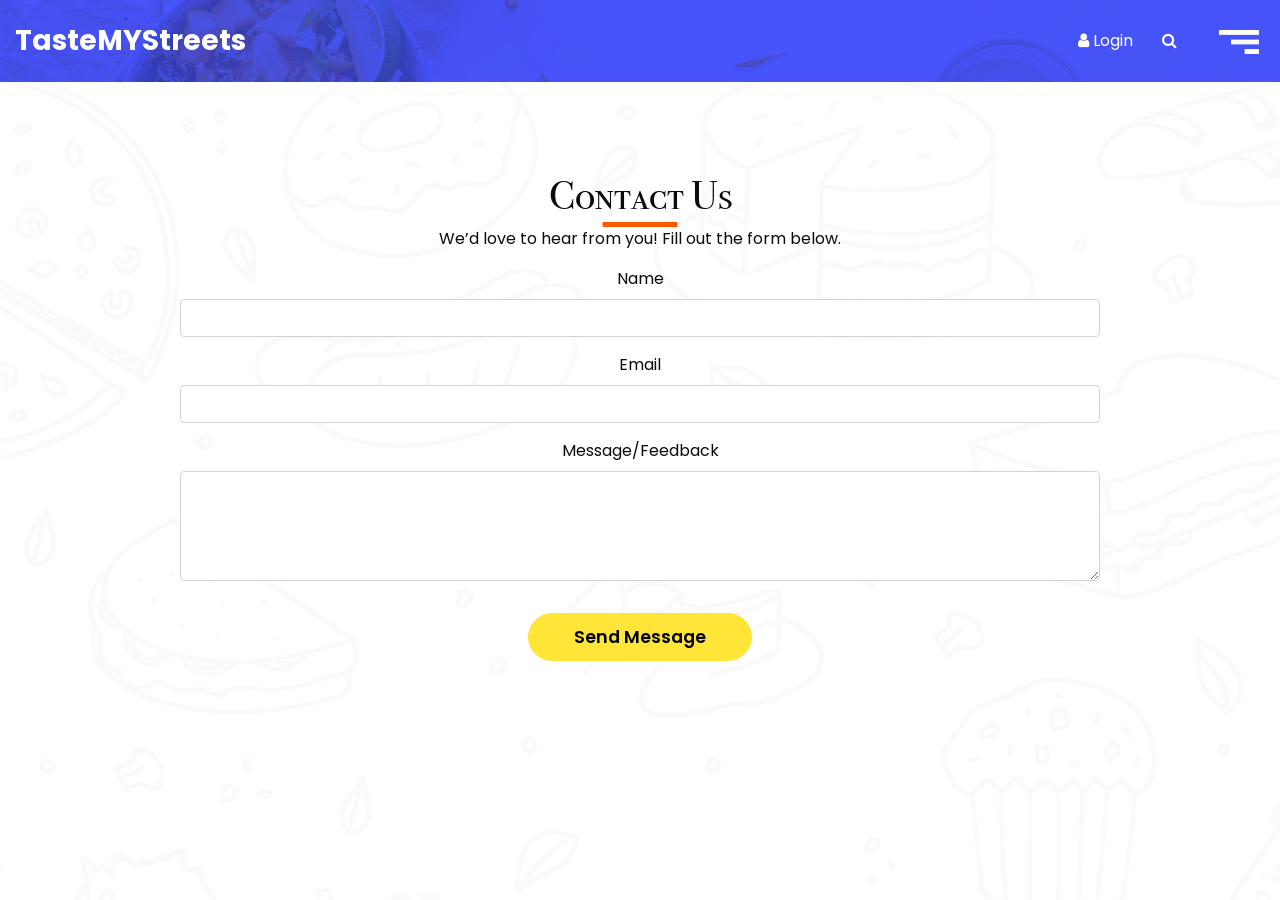
<file: contact.html>
<!DOCTYPE html>
<html>
<head>
  <meta charset="utf-8" />
  <meta http-equiv="X-UA-Compatible" content="IE=edge" />
  <meta name="viewport" content="width=device-width, initial-scale=1, shrink-to-fit=no" />
  <title>Contact Us</title>
  <link rel="stylesheet" type="text/css" href="css/bootstrap.css" />
  <link href="https://fonts.googleapis.com/css?family=Poppins:400,600,700&display=swap" rel="stylesheet">
  <link href="css/font-awesome.min.css" rel="stylesheet" />
  <link href="css/style.css" rel="stylesheet" />
  <link href="css/responsive.css" rel="stylesheet" />
</head>
<body class="sub_page">
  <div class="hero_area">
    <header class="header_section">
      <div class="container-fluid">
        <nav class="navbar navbar-expand-lg custom_nav-container">
          <a class="navbar-brand" href="index.html"><span>TasteMYStreets</span></a>

          <div>
            <!-- Auth UI: same on every page -->
             <div class="User_option d-flex align-items-center">
              <!-- Welcome (hidden by default) -->
               <div id="welcomeText" class="mr-3" style="display:none;">
                Welcome, <strong id="who"></strong>
              </div>

              <!-- Login (hidden by default; shown when logged out) -->
               <a id="loginLink" href="login.html" style="display:none;">
                <i class="fa fa-user" aria-hidden="true"></i>
                <span>Login</span>
              </a>

              <!-- Logout (hidden by default; shown when logged in) -->
               <button id="logoutBtn" class="btn btn-sm btn-outline-light ml-2" style="display:none;">
                Logout
              </button>

              <!-- (optional) search, keep or remove as you like -->
               <form class="form-inline ml-3 d-none d-lg-flex">
                <input type="search" placeholder="Search" />
                <button class="btn nav_search-btn" type="submit">
                  <i class="fa fa-search" aria-hidden="true"></i>
                </button>
              </form>
            </div>

            <!-- Menu (unchanged, but add auth-link to protected pages) -->
             <div class="custom_menu-btn">
              <button onclick="openNav()">
                <img src="images/menu.png" alt="">
              </button>
            </div>
            
            <div id="myNav" class="overlay">
              <div class="overlay-content">
                <a href="index.html">Home</a>
                <a href="discover.html" class="auth-link">Discover Street food</a>
                <a href="rank.html">Top 10 street food spots</a>
                <a href="quiz.html" class="auth-link">Quiz</a>
                <a href="about.html">About</a>
                <a href="contact.html">Contact Us Page</a>
              </div>
            </div>
          </div>
        </nav>
      </div>
    </header>
  </div>

  <section class="about_section layout_padding">
    <div class="container">
      <div class="col-md-11 col-lg-10 mx-auto">
        <div class="heading_container heading_center">
          <h2>Contact Us</h2>
          <p>We’d love to hear from you! Fill out the form below.</p>
        </div>
        <div class="box">
          <div class="detail-box">
            <form id="contactForm" autocomplete="off">
              <div class="form-group">
                <label for="contactName">Name</label>
                <input type="text" class="form-control" id="contactName" name="name" required>
              </div>
              <div class="form-group">
                <label for="contactEmail">Email</label>
                <input type="email" class="form-control" id="contactEmail" name="email" required pattern="[^@\s]+@[^@\s]+\.[^@\s]+">
              </div>
              <div class="form-group">
                <label for="contactMessage">Message/Feedback</label>
                <textarea class="form-control" id="contactMessage" name="message" rows="4" required></textarea>
              </div>
              <button type="submit" class="btn-box discover-btn" style="margin-top:16px;">Send Message</button>
            </form>
          </div>
        </div>
      </div>
    </div>
  </section>

  <!-- Scripts -->
  <script src="js/jquery-3.4.1.min.js"></script>
  <script src="js/bootstrap.js"></script>
  <script src="js/custom.js"></script>
  <script>
    // Local Storage Integration for Contact Form
    const form = document.getElementById('contactForm');
    const nameInput = document.getElementById('contactName');
    const emailInput = document.getElementById('contactEmail');
    const messageInput = document.getElementById('contactMessage');

    window.addEventListener('DOMContentLoaded', () => {
      nameInput.value = localStorage.getItem('contact_name') || '';
      emailInput.value = localStorage.getItem('contact_email') || '';
      messageInput.value = localStorage.getItem('contact_message') || '';
    });

    [nameInput, emailInput, messageInput].forEach(input => {
      input.addEventListener('input', () => {
        localStorage.setItem('contact_name', nameInput.value);
        localStorage.setItem('contact_email', emailInput.value);
        localStorage.setItem('contact_message', messageInput.value);
      });
    });

    form.addEventListener('submit', function(e) {
      e.preventDefault();
      alert('Thank you for your message!');
      localStorage.removeItem('contact_name');
      localStorage.removeItem('contact_email');
      localStorage.removeItem('contact_message');
      form.reset();
    });
  </script>
  <script src="js/script.js" defer></script>
</body>
</html>
</file>
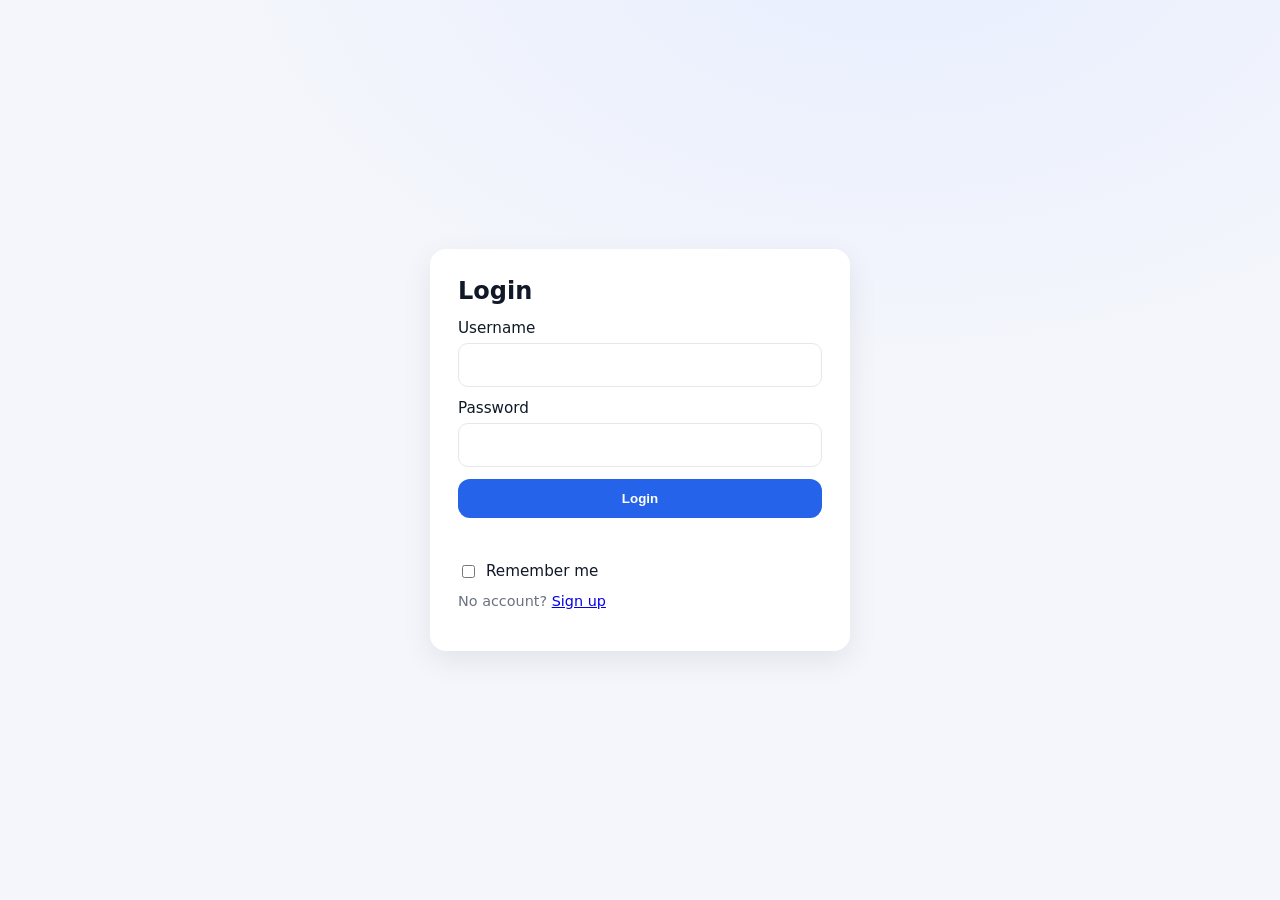
<file: login.html>
<!DOCTYPE html>
<html lang="en">
<head>
  <meta charset="UTF-8" />
  <meta name="viewport" content="width=device-width, initial-scale=1" />
  <title>Login</title>
  <link href="css/style1.css" rel="stylesheet" />
</head>
<body>
  <main class="page">
    <section class="card" aria-labelledby="loginTitle">
      <h1 class="title" id="loginTitle">Login</h1>

      <form id="loginForm" novalidate>
        <label class="field">
          <span>Username</span>
          <input id="loginUsername" name="username" type="text" required />
        </label>

        <label class="field">
          <span>Password</span>
          <input id="loginPassword" name="password" type="password" required />
        </label>

        <button type="submit" class="btn primary">Login</button>
        <p id="loginError" class="error" aria-live="polite"></p>

        <label class="field checkbox" style="display:flex; align-items:center; gap:.5rem;">
          <input id="rememberMe" type="checkbox" />
          <span>Remember me</span>
        </label>

      </form>

       <p class="hint">No account? <a href="./signup.html">Sign up</a></p>
    </section>
  </main>

  <script src="js/script.js" defer></script>
</body>
</html>
</file>
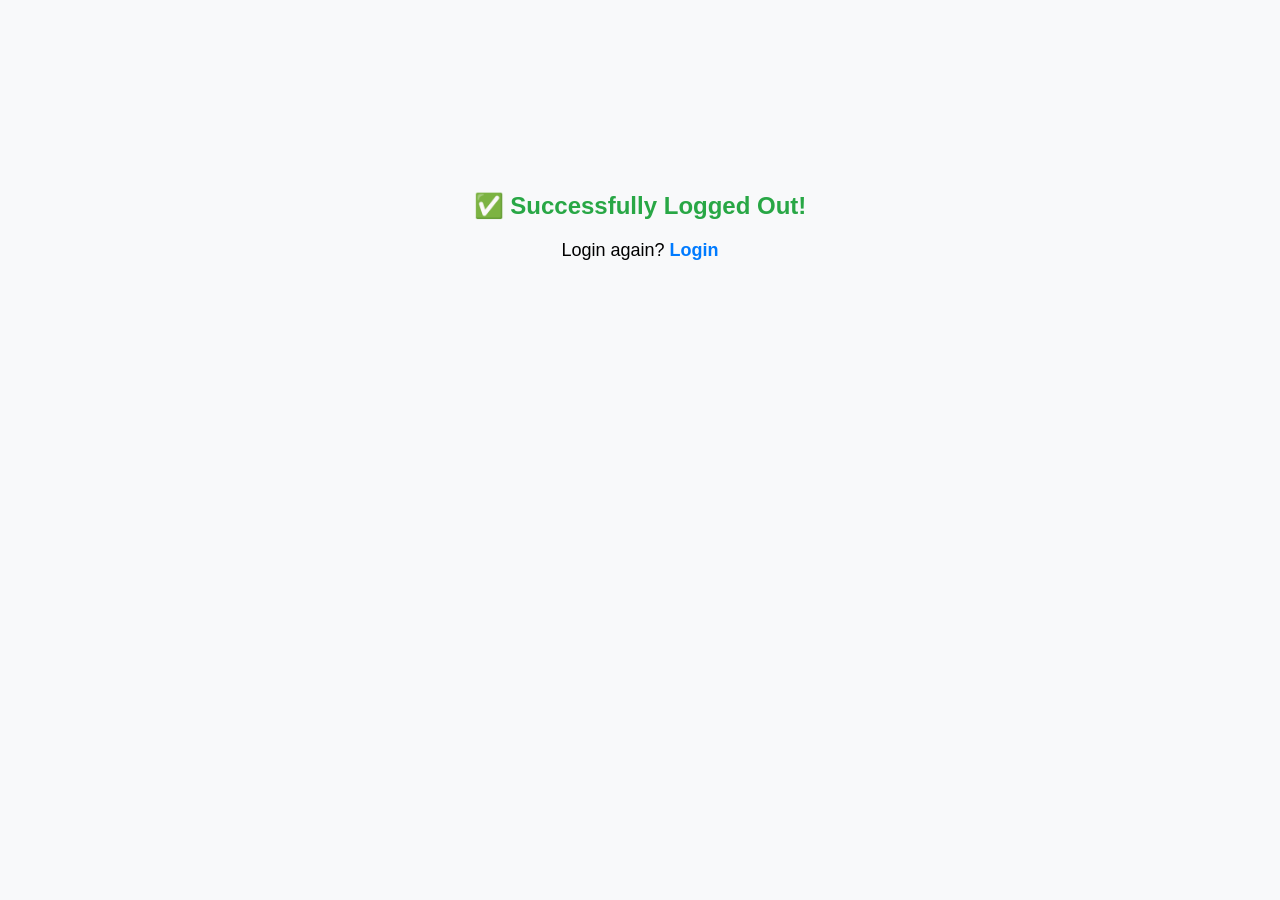
<file: logout.html>
<!DOCTYPE html>
<html lang="en">
<head>
  <meta charset="UTF-8">
  <meta name="viewport" content="width=device-width, initial-scale=1.0">
  <title>Logout</title>
  <style>
    body {
      font-family: Arial, sans-serif;
      text-align: center;
      margin-top: 15%;
      background-color: #f8f9fa;
    }
    h2 {
      color: #28a745;
    }
    p {
      margin-top: 10px;
      font-size: 18px;
    }
    a {
      color: #007bff;
      text-decoration: none;
      font-weight: bold;
    }
    a:hover {
      text-decoration: underline;
    }
  </style>
</head>
<body>
  <h2>✅ Successfully Logged Out!</h2>
  <p>Login again? <a href="login.html">Login</a></p>
</body>
</html>
</file>
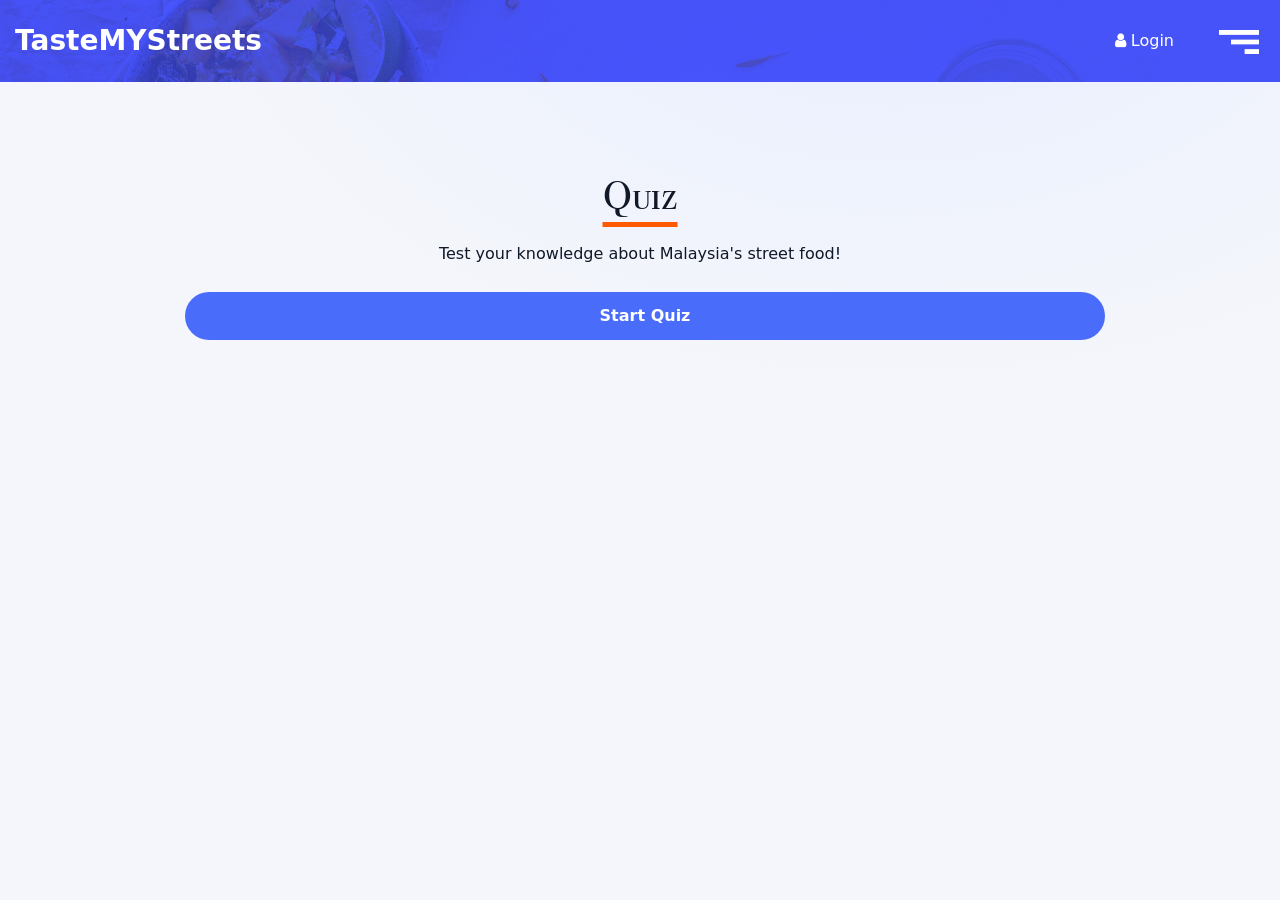
<file: quiz.html>
<!DOCTYPE html>
<html>
<head>
  <meta charset="utf-8" />
  <meta http-equiv="X-UA-Compatible" content="IE=edge" />
  <meta name="viewport" content="width=device-width, initial-scale=1, shrink-to-fit=no" />
  <title>Quiz</title>
  <link rel="stylesheet" type="text/css" href="css/bootstrap.css" />
  <link href="https://fonts.googleapis.com/css?family=Poppins:400,600,700&display=swap" rel="stylesheet">
  <link href="css/font-awesome.min.css" rel="stylesheet" />
  <link href="css/style.css" rel="stylesheet" />
  <link href="css/style1.css" rel="stylesheet" />
  <link href="css/quiz.css" rel="stylesheet"/>
  <link href="css/responsive.css" rel="stylesheet" />

  <style>
  .overlay { height:0; width:100%; transition:.5s; }
  .overlay.menu_width { height:100%; }
  #myNav .closebtn{position:absolute;top:20px;right:45px;font-size:60px;color:#fff;text-decoration:none}
  </style>
</head>
<body class="sub_page">
  <div class="hero_area">
    <header class="header_section">
  <div class="container-fluid">
    <nav class="navbar navbar-expand-lg custom_nav-container">
      <a class="navbar-brand" href="index.html">
        <span>TasteMYStreets</span>
      </a>

      <div>
        <!-- AUTH UI -->
        <div class="User_option d-flex align-items-center gap-3">
          <!-- Welcome (when logged in) -->
          <div id="welcomeText" class="mr-3" style="display:none;">
            Welcome, <strong id="who"></strong>
          </div>

          <!-- Login (when logged out) -->
          <a id="loginLink" href="login.html" style="display:none;">
            <i class="fa fa-user" aria-hidden="true"></i>
            <span>Login</span>
          </a>

          <!-- Logout (when logged in) -->
          <button id="logoutBtn" class="btn btn-sm btn-outline-light" style="display:none;">
            Logout
          </button>

          <!-- search (your global CSS turns this into the rounded icon) -->
          <form class="form-inline ml-3">
                <!-- search removed -->
          </form>
        </div>

        <!-- MENU BUTTON -->
        <div class="custom_menu-btn">
          <button onclick="openNav()">
            <img src="images/menu.png" alt="">
          </button>
        </div>

        <!-- OVERLAY MENU -->
        <div id="myNav" class="overlay">
          <div class="overlay-content">
            <a href="javascript:void(0)" class="closebtn" onclick="closeNav()">&times;</a>

            <a href="index.html">Home</a>
            <a href="discover.html" class="auth-link">Discover Street food</a>
            <a href="rank.html">Top 10 street food spots</a>
            <a href="quiz.html" class="auth-link">Quiz</a>
            <a href="about.html">About</a>
            <a href="contact.html">Contact Us Page</a>
          </div>
        </div>
      </div>
    </nav>
  </div>
</header>

  </div>
  <section class="about_section layout_padding">
    <div class="container">
      <div class="col-md-11 col-lg-10 mx-auto">
        <div class="heading_container heading_center">
          <h2>Quiz</h2>
        </div>
        <div class="box">
          <div class="detail-box">
            <p>Test your knowledge about Malaysia's street food!</p>
            <button id="start-btn" class="btn">Start Quiz</button>
          </div>
        </div>      
        <div id="quiz-screen" class="screen">
          <div class="quiz-container">
            <div class="quiz-info">
                <span id="question-number">Question 1/5</span>
                <span id="score">Score: 0</span>
            </div>
            <div class="progress-bar">
                <div id="progress" class="progress"></div>
            </div>            
            <h2 id="question-text">Question text goes here</h2>
            <div id="options-container"></div>            
              <div style="text-align: center; margin-top: 20px;">
                <button id="next-btn" class="btn">Next Question</button>
              </div>        
            <div class="storage-status" id="storage-status">
                Session Storage: No data stored
            </div>
            </div>
            </div>
            <div id="results-screen" class="screen">
            <h2>Quiz Results</h2>
            
            <div class="score-display">
                Your Score: <span id="final-score">0</span>/<span id="total-questions">5</span>
            </div>
            
            <div class="result-summary">
                <p id="result-message">Well done!</p>
                <p>You answered <span id="correct-answers" class="correct">0</span> questions correctly and <span id="incorrect-answers" class="incorrect">0</span> questions incorrectly.</p>
            </div>
            
            <div style="text-align: center;">
                <button id="restart-btn" class="btn btn-restart">Take Quiz Again</button>
            </div>
      </div>
    </div>
  </section>
  <script>
  function openNav() {
    const nav = document.getElementById('myNav');
    if (!nav) return;
    nav.classList.add('menu_width');
    document.body.style.overflow = 'hidden';
  }
  function closeNav() {
    const nav = document.getElementById('myNav');
    if (!nav) return;
    nav.classList.remove('menu_width');
    document.body.style.overflow = '';
  }
  document.addEventListener('DOMContentLoaded', () => {
    document.querySelectorAll('#myNav .overlay-content a:not(.closebtn)')
    .forEach(a => a.addEventListener('click', closeNav));
  });
  </script>

  <script>
  // === Same login logic as index.html (sessionStorage/localStorage 'username') ===
  (function () {
    const welcomeText = document.getElementById("welcomeText");
    const who         = document.getElementById("who");
    const loginLink   = document.getElementById("loginLink");
    const logoutBtn   = document.getElementById("logoutBtn");

    function currentUser() {
      return sessionStorage.getItem("username") || localStorage.getItem("username");
    }

    function renderAuthUI() {
      const user = currentUser();
      if (user) {
        if (who) who.textContent = user;
        if (welcomeText) welcomeText.style.display = "inline-block";
        if (logoutBtn) logoutBtn.style.display = "inline-block";
        if (loginLink) loginLink.style.display = "none";
      } else {
        if (welcomeText) welcomeText.style.display = "none";
        if (logoutBtn) logoutBtn.style.display = "none";
        if (loginLink) loginLink.style.display = "inline-block";
      }
    }

    // Logout (same behavior as index.html)
    if (logoutBtn) {
      logoutBtn.addEventListener("click", function () {
        sessionStorage.removeItem("username");
        localStorage.removeItem("username");
        alert("Successfully logged out!");
        window.location.href = "./logout.html";
      });
    }

    // Gate pages that require auth (links with .auth-link)
    document.querySelectorAll(".auth-link").forEach(a => {
      a.addEventListener("click", (e) => {
        if (!currentUser()) {
          e.preventDefault();
          const target = a.getAttribute("href") || "discover.html";
          sessionStorage.setItem("redirect_after_login", target);
          window.location.href = "./login.html";
        }
      });
    });

    renderAuthUI();
  })();

  // === Menu overlay open/close (same as discover/index) ===
  function openNav() {
    const nav = document.getElementById('myNav');
    if (!nav) return;
    nav.classList.add('menu_width');
    document.body.style.overflow = 'hidden';
  }
  function closeNav() {
    const nav = document.getElementById('myNav');
    if (!nav) return;
    nav.classList.remove('menu_width');
    document.body.style.overflow = '';
  }
  document.addEventListener('DOMContentLoaded', () => {
    document.querySelectorAll('#myNav .overlay-content a:not(.closebtn)')
      .forEach(a => a.addEventListener('click', closeNav));
  });
</script>

</body>
  <!-- jQery -->
  <script src="js/jquery-3.4.1.min.js"></script>
  <!-- bootstrap js -->
  <script src="js/bootstrap.js"></script>
  <!-- custom js -->
  <script src="js/custom.js"></script>
  <!-- quiz js -->
  <script src="js/quiz.js"></script>
</html>
</file>
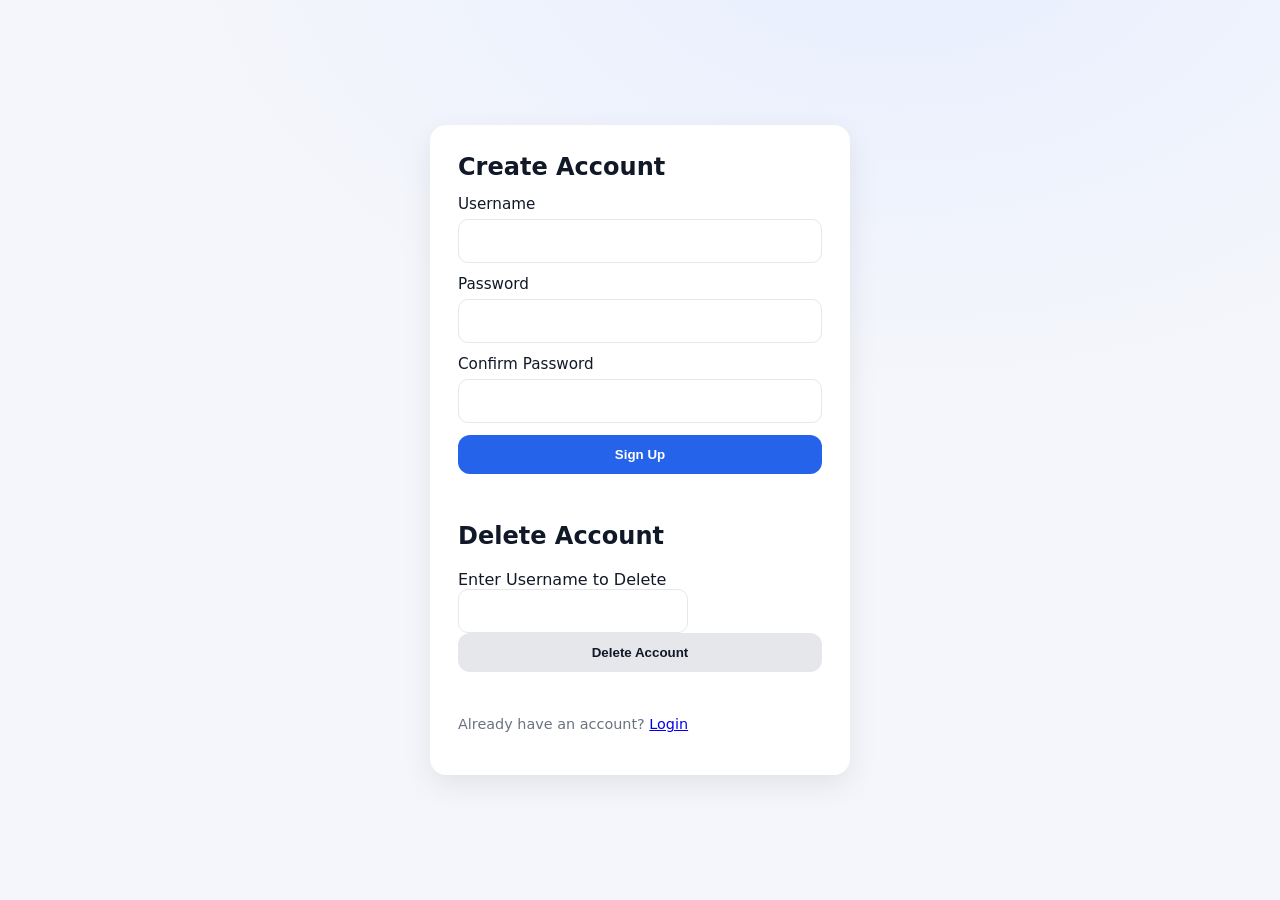
<file: signup.html>
<!DOCTYPE html>
<html lang="en">
<head>
  <meta charset="UTF-8" />
  <meta name="viewport" content="width=device-width, initial-scale=1" />
  <title>Sign Up</title>
  <link href="css/style1.css" rel="stylesheet" />
</head>
<body>
  <main class="page">
    <section class="card" aria-labelledby="signupTitle">
      <h1 class="title" id="signupTitle">Create Account</h1>

      <form id="signupForm" novalidate>
        <label class="field">
          <span>Username</span>
          <input id="suUsername" name="username" type="text" required />
        </label>

        <label class="field">
          <span>Password</span>
          <input id="suPassword" name="password" type="password" required />
        </label>

        <label class="field">
          <span>Confirm Password</span>
          <input id="suConfirm" name="confirm" type="password" required />
        </label>

        <button type="submit" class="btn primary">Sign Up</button>
        <p id="signupError" class="error" aria-live="polite"></p>
      </form>

      <div id="deleteUserSection">
        <h2>Delete Account</h2>
        <label for="deleteUsername">Enter Username to Delete</label>
        <input id="deleteUsername" type="text" />
        <button id="deleteUserBtn" class="btn danger">Delete Account</button>
        <p id="deleteError" class="error"></p>
      </div>

      <p class="hint">Already have an account? <a href="./login.html">Login</a></p>
    </section>
  </main>

  <script src="js/script.js" defer></script>
</body>
</html>
</file>
<file: css/style.css>
/* Match Discover Malaysia's Street Food button to Order Now button */
.discover-btn {
  display: inline-block;
  padding: 10px 45px;
  background-color: #ffe537;
  color: #000000;
  border-radius: 45px;
  transition: all 0.3s;
  border: 1px solid #ffe537;
  outline: none;
  font-size: 1.1rem;
  font-weight: 600;
}
.discover-btn:hover {
  background-color: transparent;
  color: #000;
}
@font-face {
  font-family: "bodoni svtytwo sc itc tt book";
  src: url(../fonts/bodoni-svtytwo-sc-itc-tt-book.ttf);
}

body {
  font-family: "Poppins", sans-serif;
  color: #0c0c0c;
  background-color: #ffffff;
  overflow-x: hidden;
  background-image: url(../images/body-bg.jpg);
  background-size: cover;
}

.layout_padding {
  padding: 90px 0;
}

.layout_padding2 {
  padding: 75px 0;
}

.layout_padding2-top {
  padding-top: 75px;
}

.layout_padding2-bottom {
  padding-bottom: 75px;
}

.layout_padding-top {
  padding-top: 90px;
}

.layout_padding-bottom {
  padding-bottom: 90px;
}

.heading_container {
  display: -webkit-box;
  display: -ms-flexbox;
  display: flex;
  -webkit-box-orient: vertical;
  -webkit-box-direction: normal;
      -ms-flex-direction: column;
          flex-direction: column;
  -webkit-box-align: start;
      -ms-flex-align: start;
          align-items: flex-start;
}

.heading_container h2 {
  font-size: 2.5rem;
  position: relative;
  font-weight: bold;
  margin-bottom: 0;
  font-family: "bodoni svtytwo sc itc tt book", sans-serif;
  font-weight: 400;
  padding-bottom: 7px;
}

.heading_container h2::before {
  content: "";
  position: absolute;
  bottom: 0;
  left: 50%;
  -webkit-transform: translateX(-50%);
          transform: translateX(-50%);
  width: 75px;
  height: 5px;
  background-color: #ff5a00;
}

.heading_container.heading_center {
  -webkit-box-align: center;
      -ms-flex-align: center;
          align-items: center;
  text-align: center;
}

.box-img {
  width: 100%;
}

a,
a:hover,
a:focus {
  text-decoration: none;
}

a:hover,
a:focus {
  color: initial;
}

.btn,
.btn:focus {
  outline: none !important;
  -webkit-box-shadow: none;
          box-shadow: none;
}

/*header section*/
.hero_area {
  position: relative;
  display: -webkit-box;
  display: -ms-flexbox;
  display: flex;
  -webkit-box-orient: vertical;
  -webkit-box-direction: normal;
      -ms-flex-direction: column;
          flex-direction: column;
  background-image: url(../images/hero-bg.jpg);
  background-size: cover;
  background-position: center bottom;
  background-repeat: no-repeat;
}

.sub_page .hero_area {
  background-size: cover;
  background-position: top;
}

.header_section {
  padding: 15px 0;
}

.custom_nav-container {
  -webkit-box-pack: justify;
      -ms-flex-pack: justify;
          justify-content: space-between;
  padding: 0;
}

.navbar-brand {
  margin: 0;
}

.navbar-brand span {
  font-size: 28px;
  font-weight: bold;
  color: #ffffff;
}

.User_option {
  display: -webkit-box;
  display: -ms-flexbox;
  display: flex;
  -webkit-box-align: center;
      -ms-flex-align: center;
          align-items: center;
  margin-left: auto;
  margin-right: 75px;
}

.User_option a {
  color: #ffffff;
  margin-left: 25px;
}

.User_option .form-inline {
  position: relative;
  margin-left: 25px;
}

.User_option .form-inline input {
  display: none;
}

.User_option .form-inline button {
  color: #ffffff;
}

.custom_menu-btn {
  z-index: 9;
  position: absolute;
  right: 0;
  top: 14px;
}

.custom_menu-btn button {
  outline: none;
  border: none;
  background-color: transparent;
  display: -webkit-box;
  display: -ms-flexbox;
  display: flex;
  -webkit-box-align: center;
      -ms-flex-align: center;
          align-items: center;
}

.custom_menu-btn button img {
  width: 40px;
}

.menu_btn-style {
  position: fixed;
  right: 15px;
  top: 29px;
}

.overlay {
  height: 100%;
  width: 0;
  position: fixed;
  z-index: 3;
  top: 0;
  left: 0;
  background-color: black;
  background-color: rgba(72, 85, 254, 0.95);
  overflow-x: hidden;
  -webkit-transition: 0.5s;
  transition: 0.5s;
}

.overlay .closebtn {
  position: absolute;
  top: 0;
  right: 30px;
  font-size: 60px;
}

.overlay a {
  padding: 0px;
  text-decoration: none;
  font-size: 22px;
  color: #ffffff;
  display: block;
  -webkit-transition: 0.3s;
  transition: 0.3s;
  margin-bottom: 15px;
  text-transform: uppercase;
  font-weight: bold;
  opacity: 0;
}

.overlay-content {
  position: relative;
  top: 30%;
  width: 100%;
  text-align: center;
  margin-top: 30px;
}

.menu_width {
  width: 100%;
}

.menu_width.overlay a {
  opacity: 1;
}

/*end header section*/
/* slider section */
.slider_section {
  -webkit-box-flex: 1;
      -ms-flex: 1;
          flex: 1;
  display: -webkit-box;
  display: -ms-flexbox;
  display: flex;
  -webkit-box-align: center;
      -ms-flex-align: center;
          align-items: center;
  padding-top: 75px;
  padding-bottom: 425px;
  position: relative;
}

.slider_section .row {
  -webkit-box-align: center;
      -ms-flex-align: center;
          align-items: center;
}

.slider_section #customCarousel1 {
  width: 100%;
  position: unset;
}

.slider_section .detail-box {
  color: #ffffff;
  text-align: center;
}

.slider_section .detail-box h1 {
  font-size: 4rem;
  font-weight: bold;
  margin-bottom: 15px;
  font-family: "bodoni svtytwo sc itc tt book", sans-serif;
  font-weight: 400;
}

.slider_section .detail-box h1 span {
  color: #4855fe;
}

.slider_section .find_container .form-row {
  -webkit-box-pack: center;
      -ms-flex-pack: center;
          justify-content: center;
}

.slider_section .find_container form .form-group {
  margin: 15px 0;
}

.slider_section .find_container form .form-control {
  width: 100%;
  background-color: transparent;
  border: none;
  height: 45px;
  outline: none;
  -webkit-box-shadow: none;
          box-shadow: none;
  border-radius: 5px;
  padding: 0 15px;
  background-color: #ffffff;
  border-radius: 45px;
  position: relative;
}

.slider_section .find_container form .location_icon {
  position: absolute;
  right: 25px;
  top: 10px;
  color: #eaeae8;
}

.slider_section .find_container form .btn-box {
  display: -webkit-box;
  display: -ms-flexbox;
  display: flex;
}

.slider_section .find_container form .btn-box button.btn {
  width: 100%;
  text-align: center;
  display: inline-block;
  padding: 10px 25px;
  background-color: #ffe537;
  color: #000000;
  border-radius: 45px;
  -webkit-transition: all 0.3s;
  transition: all 0.3s;
  border: 1px solid #ffe537;
  outline: none;
  text-transform: uppercase;
}

.slider_section .find_container form .btn-box button.btn:hover {
  background-color: transparent;
  color: #ffe537;
}

.slider_section .slider_container {
  margin-top: 150px;
  position: absolute;
  z-index: 2;
  bottom: 0;
  width: 100%;
}

.slider_section .slider_container .slick-list {
  width: 80%;
  margin: auto;
}

.slider_section .slider_container .img-box {
  -webkit-transition: all .3s;
  transition: all .3s;
  margin-left: 10px;
  margin-right: 10px;
}

.slider_section .slider_container .img-box img {
  width: 100%;
  border: 10px solid #1a1a19;
  border-radius: 100%;
}

.slider_section .slider_container .slick-active .img-box {
  margin-top: 45px;
}

.slider_section .slider_container .slick-active + .slick-active .img-box {
  margin-top: 0;
}

.slider_section .slider_container .slick-active + .slick-active + .slick-active .img-box {
  margin-top: 0;
}

.slider_section .slider_container .slick-active + .slick-active + .slick-active + .slick-active .img-box {
  margin-top: 45px;
}

.slider_section .slider_container .slick-prev,
.slider_section .slider_container .slick-next {
  width: 45px;
  height: 45px;
  line-height: 45px;
  background-color: #ffe537;
  border-radius: 100%;
  font-size: 12px;
  color: #000000;
  -webkit-transition: all 0.3s;
  transition: all 0.3s;
  border: none;
  outline: none;
  position: absolute;
  top: 72%;
  margin: 0;
}

.slider_section .slider_container .slick-prev:hover,
.slider_section .slider_container .slick-next:hover {
  background-color: #4855fe;
  color: #ffffff;
}

.slider_section .slider_container .slick-prev {
  left: 45px;
  -webkit-transform: rotate(-30deg);
          transform: rotate(-30deg);
}

.slider_section .slider_container .slick-prev:after {
  content: "\f060";
  font-family: 'FontAwesome';
}

.slider_section .slider_container .slick-next {
  right: 45px;
  -webkit-transform: rotate(30deg);
          transform: rotate(30deg);
}

.slider_section .slider_container .slick-next:after {
  content: "\f061";
  font-family: 'FontAwesome';
}

.recipe_section .box {
  text-align: center;
  margin-top: 45px;
}

.recipe_section .box .img-box img {
  border-radius: 0 45px 0 45px;
  -webkit-transition: all 0.3s;
  transition: all 0.3s;
}

.recipe_section .box .detail-box {
  display: -webkit-box;
  display: -ms-flexbox;
  display: flex;
  -webkit-box-orient: vertical;
  -webkit-box-direction: normal;
      -ms-flex-direction: column;
          flex-direction: column;
  -webkit-box-align: center;
      -ms-flex-align: center;
          align-items: center;
  margin-top: 15px;
}

.recipe_section .box .detail-box h4 {
  font-family: "bodoni svtytwo sc itc tt book", sans-serif;
  font-weight: 400;
}

.recipe_section .box .detail-box a {
  width: 45px;
  height: 45px;
  line-height: 45px;
  background-color: #4855fe;
  border-radius: 100%;
  font-size: 12px;
  color: #ffffff;
  -webkit-transition: all 0.3s;
  transition: all 0.3s;
}

.recipe_section .box .detail-box a:hover {
  background-color: #ffe537;
  color: #000000;
}

.recipe_section .box:hover .img-box img {
  -webkit-filter: drop-shadow(0 0 5px rgba(0, 0, 0, 0.3));
          filter: drop-shadow(0 0 5px rgba(0, 0, 0, 0.3));
}

.recipe_section .btn-box {
  display: -webkit-box;
  display: -ms-flexbox;
  display: flex;
  -webkit-box-pack: center;
      -ms-flex-pack: center;
          justify-content: center;
  margin-top: 45px;
}

.recipe_section .btn-box a {
  display: inline-block;
  padding: 10px 45px;
  background-color: #ffe537;
  color: #000000;
  border-radius: 45px;
  -webkit-transition: all 0.3s;
  transition: all 0.3s;
  border: 1px solid #ffe537;
  outline: none;
}

.recipe_section .btn-box a:hover {
  background-color: transparent;
  color: #ffe537;
}

.app_section {
  background-image: url(../images/app-bg.png);
  background-size: 100% 100%;
  background-repeat: no-repeat;
  background-position: center center;
  padding: 225px 0 175px 0;
  color: #ffffff;
}

.app_section .row {
  -webkit-box-align: center;
      -ms-flex-align: center;
          align-items: center;
}

.app_section .detail-box h2 {
  margin-bottom: 25px;
}

.app_section .detail-box h2 span {
  color: #ffe537;
}

.app_section .detail-box p {
  margin-bottom: 0;
}

.app_section .detail-box .app_btn_box {
  display: -webkit-box;
  display: -ms-flexbox;
  display: flex;
  margin: 35px 0;
}

.app_section .detail-box .app_btn_box a {
  width: 145px;
}

.app_section .detail-box .download_btn {
  display: inline-block;
  padding: 12px 45px;
  background-color: #ffe537;
  color: #000000;
  border-radius: 45px;
  -webkit-transition: all 0.3s;
  transition: all 0.3s;
  border: 1px solid #ffe537;
  outline: none;
}

.app_section .detail-box .download_btn:hover {
  background-color: transparent;
  color: #ffe537;
}

.about_section .box {
  text-align: center;
}

.about_section img {
  margin-top: 45px;
  max-width: 100%;
}

.about_section .detail-box p {
  margin-top: 15px;
}

.about_section .detail-box a {
  display: inline-block;
  width: 45px;
  height: 45px;
  line-height: 45px;
  background-color: #4855fe;
  border-radius: 100%;
  font-size: 12px;
  color: #ffffff;
  -webkit-transition: all 0.3s;
  transition: all 0.3s;
}

.about_section .detail-box a:hover {
  background-color: #ffe537;
  color: #000000;
}

.news_section .box {
  text-align: center;
  margin-top: 45px;
}

.news_section .box .img-box img {
  -webkit-filter: drop-shadow(0 2px 7px rgba(0, 0, 0, 0.3));
          filter: drop-shadow(0 2px 7px rgba(0, 0, 0, 0.3));
  border-radius: 45px;
}

.news_section .box .detail-box {
  margin-top: 25px;
}

.news_section .box .detail-box h4 {
  font-weight: bold;
}

.news_section .box .detail-box a {
  display: inline-block;
  width: 45px;
  height: 45px;
  line-height: 45px;
  background-color: #4855fe;
  border-radius: 100%;
  font-size: 12px;
  color: #ffffff;
  -webkit-transition: all 0.3s;
  transition: all 0.3s;
}

.news_section .box .detail-box a:hover {
  background-color: #ffe537;
  color: #000000;
}

.client_section {
  text-align: center;
}

.client_section .detail-box {
  display: -webkit-box;
  display: -ms-flexbox;
  display: flex;
  -webkit-box-orient: vertical;
  -webkit-box-direction: normal;
      -ms-flex-direction: column;
          flex-direction: column;
  -webkit-box-align: center;
      -ms-flex-align: center;
          align-items: center;
  margin-top: 45px;
}

.client_section .detail-box h4 {
  font-weight: bold;
  margin-bottom: 0;
}

.client_section .detail-box p {
  margin: 20px 0;
}

.client_section .detail-box i.fa-quote-left {
  font-size: 24px;
  color: #4855fe;
}

.client_section .carousel-control-next {
  position: unset;
  width: 45px;
  height: 45px;
  line-height: 45px;
  background-color: #ffe537;
  border-radius: 100%;
  font-size: 12px;
  color: #ffffff;
  -webkit-transition: all 0.3s;
  transition: all 0.3s;
  opacity: 1;
  margin: auto;
  margin-top: 25px;
}

.client_section .carousel-control-next:hover {
  background-color: #4855fe;
  color: #ffffff;
}

.footer_container {
  background-image: url(../images/footer-bg.png);
  background-size: 100%;
  background-size: 100% 100%;
  background-repeat: no-repeat;
  background-position: top;
  padding-top: 245px;
  margin-top: -175px;
}

.info_section {
  color: #ffffff;
  padding: 45px 0;
  background-color: #070e6a;
}

.info_section .contact_box {
  display: -webkit-box;
  display: -ms-flexbox;
  display: flex;
  -webkit-box-pack: justify;
      -ms-flex-pack: justify;
          justify-content: space-between;
  max-width: 350px;
  margin: auto;
}

.info_section .contact_box a {
  margin: 0 10px;
  font-size: 24px;
  color: #ffffff;
}

.info_section .contact_box a:hover {
  color: #ffe537;
}

.info_section .social_box {
  display: -webkit-box;
  display: -ms-flexbox;
  display: flex;
  -webkit-box-pack: center;
      -ms-flex-pack: center;
          justify-content: center;
}

.info_section .social_box a {
  margin: 0 20px;
  font-size: 18px;
  color: #ffffff;
}

.info_section .social_box a:hover {
  color: #ffe537;
}

.info_section .info_links {
  margin: 25px 0;
}

.info_section .info_links ul {
  padding-left: 15px;
  display: -webkit-box;
  display: -ms-flexbox;
  display: flex;
  -webkit-box-pack: center;
      -ms-flex-pack: center;
          justify-content: center;
}

.info_section .info_links ul li {
  list-style-type: none;
  position: relative;
  margin: 0 15px;
}

.info_section .info_links ul li a {
  color: #ffffff;
}

.info_section .info_links ul li a:hover {
  color: #ffe537;
}

/* footer section*/
.footer_section {
  position: relative;
  text-align: center;
  background-color: #070e6a;
}

.footer_section p {
  color: #ffffff;
  padding-bottom: 25px;
  margin: 0;
}

.footer_section p a {
  color: inherit;
}
/*# sourceMappingURL=style.css.map */
</file>
<file: css/responsive.css>
@media (max-width: 1200px) {}

@media (max-width: 1120px) {}

@media (max-width: 991px) {
  .hero_area {
    background-position: center center;
  }

  .slider_section {
    padding-bottom: 325px;
  }

  .slider_section .slider_container .slick-active+.slick-active+.slick-active .img-box {
    margin-top: 45px;
  }

  .slider_section .slider_container .img-box {
    margin-left: 5px;
    margin-right: 5px;
  }
}

@media (max-width: 767px) {
  .slider_section {
    padding-top: 45px;
    padding-bottom: 245px;
  }

  .slider_section .detail-box h1 {
    font-size: 3rem;
  }

  .slider_section .slider_container .slick-prev {
    left: 25px;
  }

  .slider_section .slider_container .slick-next {
    right: 25px;
  }

  .recipe_section {
    padding-bottom: 90px;
  }

  .app_section {
    background: #4855fe;
    padding: 75px 0;
  }

  .app_section .detail-box {
    margin-bottom: 45px;
  }


  .info_section .info_links ul {
    display: flex;
    flex-direction: column;
    align-items: center;
  }

  .info_section .info_links a {
    display: inline-block;
    margin-bottom: 10px;
  }

  .footer_container {
    padding-top: 0;
    margin-top: 0;
  }
}

@media (max-width: 576px) {
  .slider_section .slider_container .slick-prev {
    left: 10px;
  }

  .slider_section .slider_container .slick-next {
    right: 10px;
  }

  .slider_section .slider_container .slick-active .img-box {
    margin-top: 0;
  }
}

@media (max-width: 480px) {}

@media (max-width: 420px) {
  .User_option a {
    margin-left: 15px;
  }

  .User_option a span {
    display: none;
  }

  .slider_section {
    padding-bottom: 82%;
  }

}

@media (max-width: 376px) {}

@media (min-width: 1200px) {
  .container {
    max-width: 1170px;
  }
}
</file>
<file: css/style1.css>
:root {
    --bg: #f4f6fb;
    --card: #ffffff;
    --text: #111827;
    --muted: #6b7280;
    --primary: #2563eb;
    --primary-hover: #1e40af;
    --danger: #dc2626;
    --radius: 16px;
    --shadow: 0 10px 30px rgba(0,0,0,0.08);
  }
  
  * { box-sizing: border-box; }
  
  html, body { height: 100%; }
  
  body {
    margin: 0;
    font-family: system-ui, -apple-system, Segoe UI, Roboto, Helvetica, Arial, sans-serif;
    background: radial-gradient(1200px 800px at 70% -10%, #e8eeff 0%, transparent 60%), var(--bg);
    color: var(--text);
  }
  
  .page {
    min-height: 100%;
    display: grid;
    place-items: center;
    padding: 24px;
  }
  
  .card {
    width: 100%;
    max-width: 420px;
    background: var(--card);
    border-radius: var(--radius);
    box-shadow: var(--shadow);
    padding: 28px;
    animation: fadeIn 240ms ease-out;
  }
  
  .title { margin: 0 0 14px; font-size: 1.5rem; }
  
  .field { display: grid; gap: 6px; margin: 12px 0; }
  
  .field > span { font-size: 0.95rem; }
  
  input[type="text"], input[type="password"] {
    border: 1px solid #e5e7eb;
    border-radius: 10px;
    padding: 12px 14px;
    font-size: 1rem;
    outline: none;
    transition: border-color 120ms ease;
  }
  
  input:focus { border-color: var(--primary); }
  
  .btn {
    display: inline-block;
    width: 100%;
    border: 0;
    border-radius: 12px;
    padding: 12px 16px;
    font-weight: 600;
    cursor: pointer;
    background: #e5e7eb;
    color: #111827;
    transition: transform 60ms ease, background 120ms ease;
  }
  .btn:active { transform: translateY(1px); }
  
  .btn.primary { background: var(--primary); color: #fff; }
  .btn.primary:hover { background: var(--primary-hover); }
  
  .error { min-height: 20px; color: var(--danger); margin-top: 8px; }
  .hint { color: var(--muted); font-size: 0.9rem; margin-top: 6px; }
  
  @keyframes fadeIn {
    from { opacity: 0; transform: translateY(6px); }
    to   { opacity: 1; transform: translateY(0); }
  }
</file>
<file: css/quiz.css>
.btn {
      background-color: #4a6cfa;
      color: white;
      border: none;
      padding: 12px 25px;
      border-radius: 50px;
      cursor: pointer;
      font-size: 1rem;
      font-weight: 600;
      margin: 10px 5px;
      transition: all 0.3s ease;
    }
        
    .btn:hover {
      background-color: #d33542;
      transform: translateY(-2px);
      box-shadow: 0 5px 15px rgba(0, 0, 0, 0.1);
    }
    .quiz-container {
      background-color: #fff;
      border-radius: 10px;
      padding: 25px;
      box-shadow: 0 5px 15px rgba(0, 0, 0, 0.1);
      margin-top: 20px;
    }
    
    .screen {
      display: none;
    }
    
    .active {
      display: block;
    }
    
    .option {
      display: block;
      width: 100%;
      text-align: left;
      padding: 15px;
      margin: 10px 0;
      background-color: #f8f9fa;
      border: 2px solid #e9ecef;
      border-radius: 10px;
      cursor: pointer;
      transition: all 0.2s ease;
    }
    
    .option:hover {
      background-color: #e9ecef;
      border-color: #4a6cfa;
    }
    
    .option.selected {
      background-color: #4a6cfa;
      color: white;
      border-color: #3556d3;
    }
    
    .progress-bar {
      height: 10px;
      background-color: #e9ecef;
      border-radius: 5px;
      margin: 20px 0;
      overflow: hidden;
    }
    
    .progress {
      height: 100%;
      background-color: #4a6cfa;
      border-radius: 5px;
      width: 0%;
      transition: width 0.5s ease;
    }
    
    .quiz-info {
      display: flex;
      justify-content: space-between;
      margin-bottom: 15px;
      color: #666;
      font-weight: 500;
    }
    
    .result-summary {
      background-color: #f8f9fa;
      padding: 20px;
      border-radius: 10px;
      margin: 20px 0;
    }
    
    .score-display {
      font-size: 1.8rem;
      text-align: center;
      margin: 20px 0;
      color: #4a6cfa;
      font-weight: bold;
    }
    
    .storage-status {
      text-align: center;
      padding: 10px;
      margin: 15px 0;
      background-color: #f8f9fa;
      border-radius: 5px;
      font-weight: 500;
    }
    
    .correct {
      color: #2ecc71;
      font-weight: bold;
    }
    
    .incorrect {
      color: #e74c3c;
      font-weight: bold;
    }
    
    .btn-restart {
      background-color: #2ecc71;
    }
    
    .btn-restart:hover {
      background-color: #27ae60;
    }
</file>
